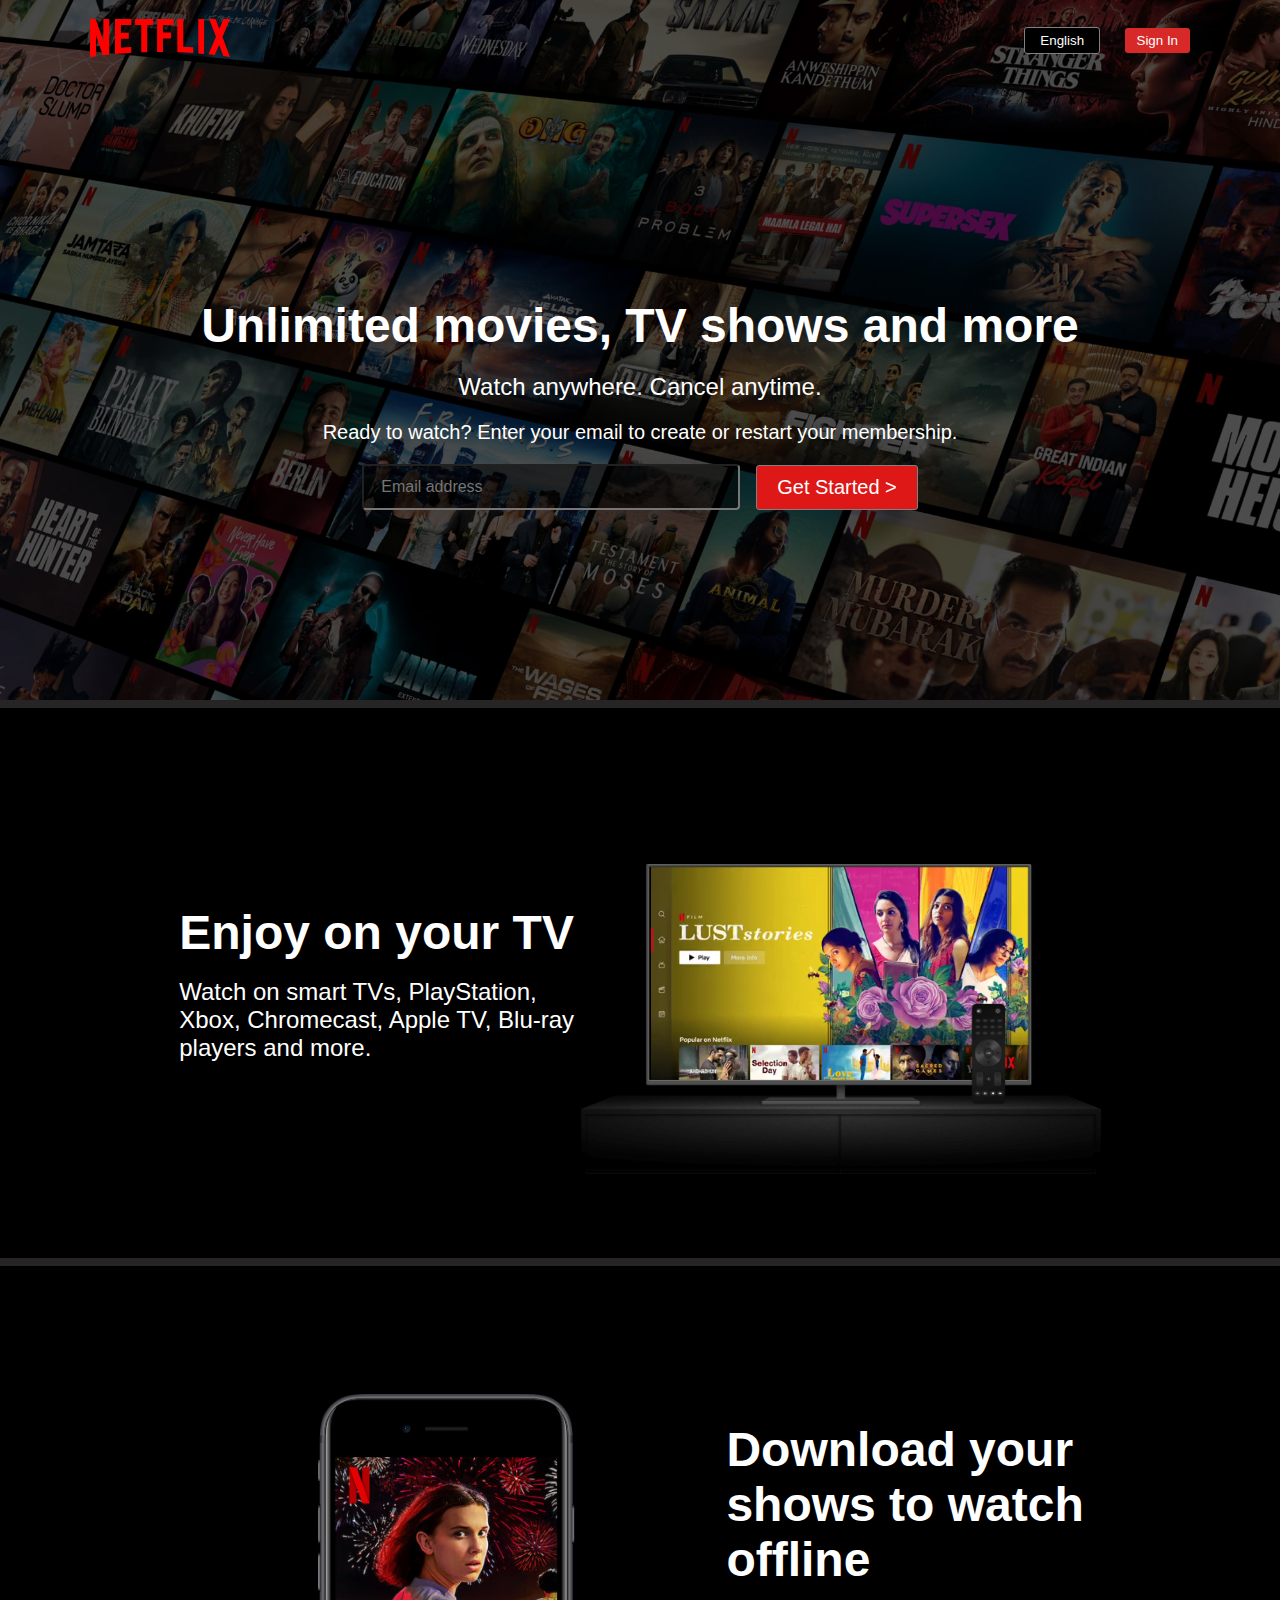
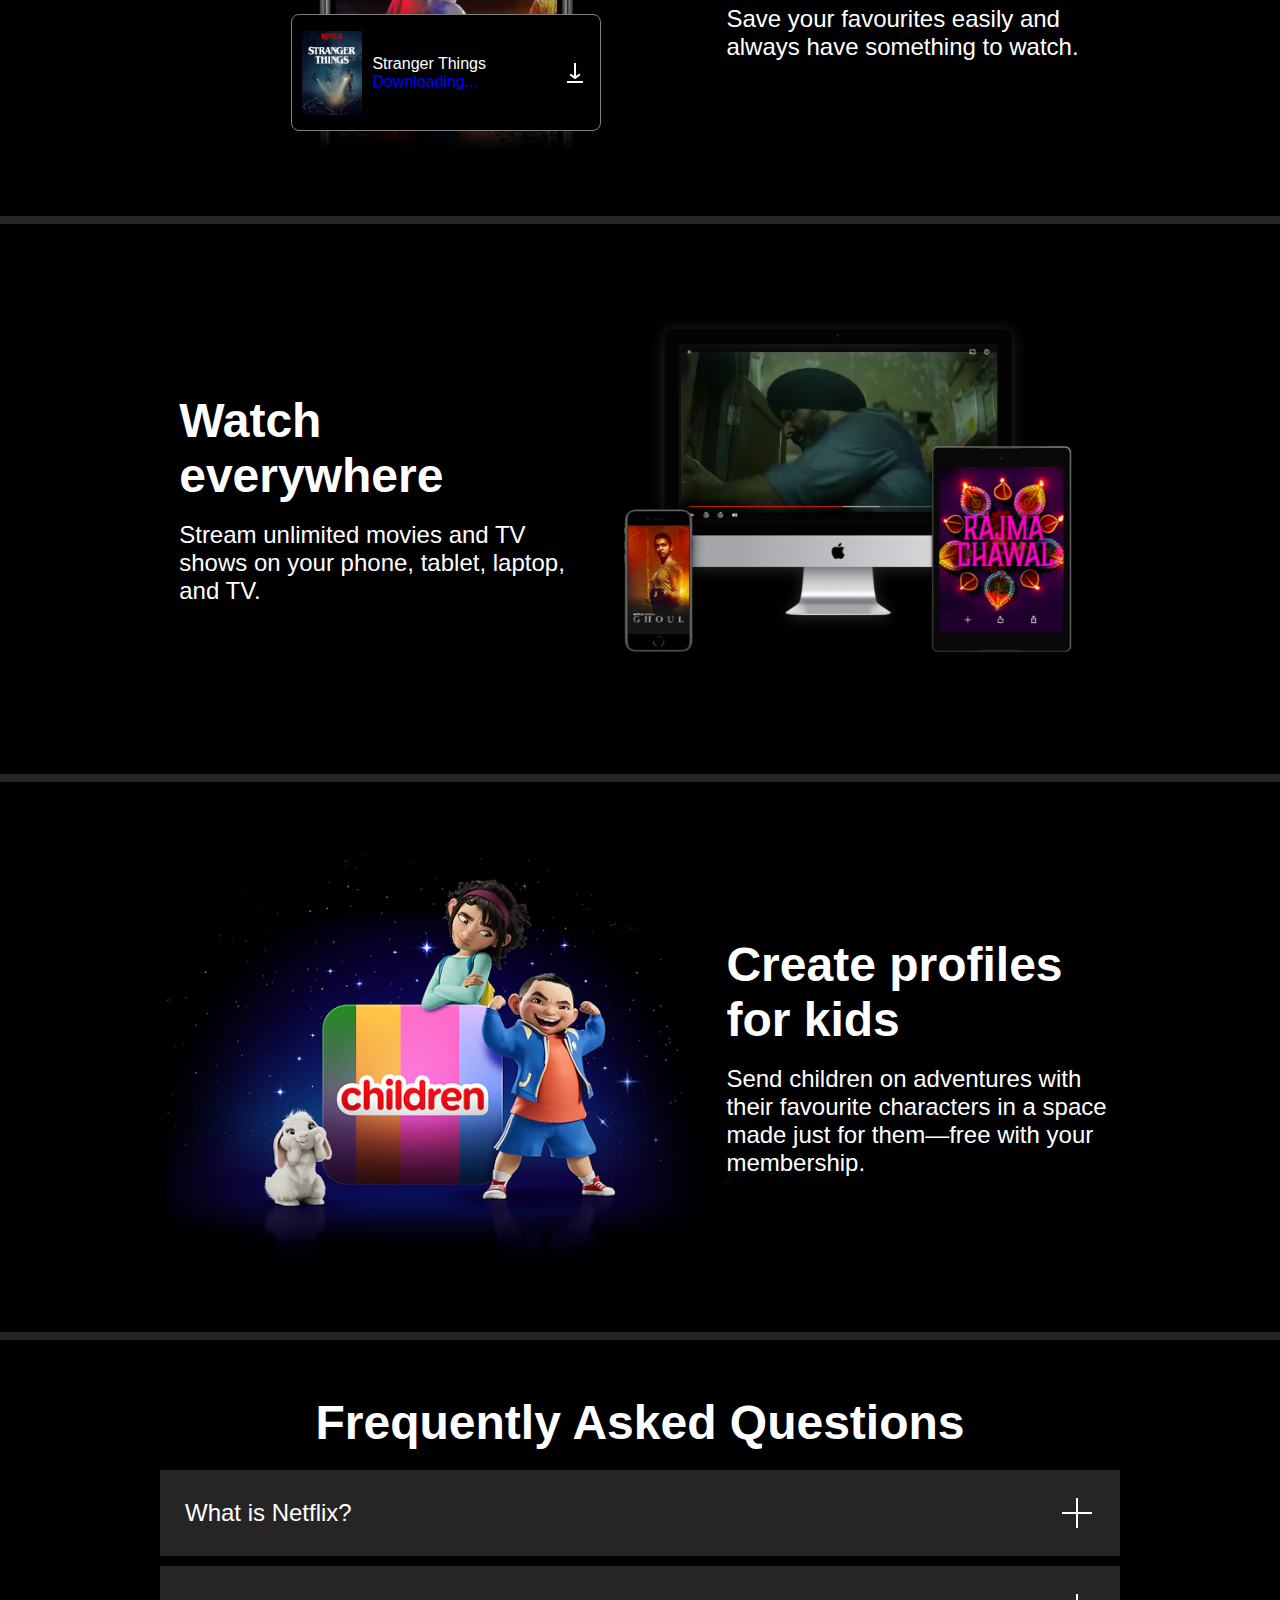
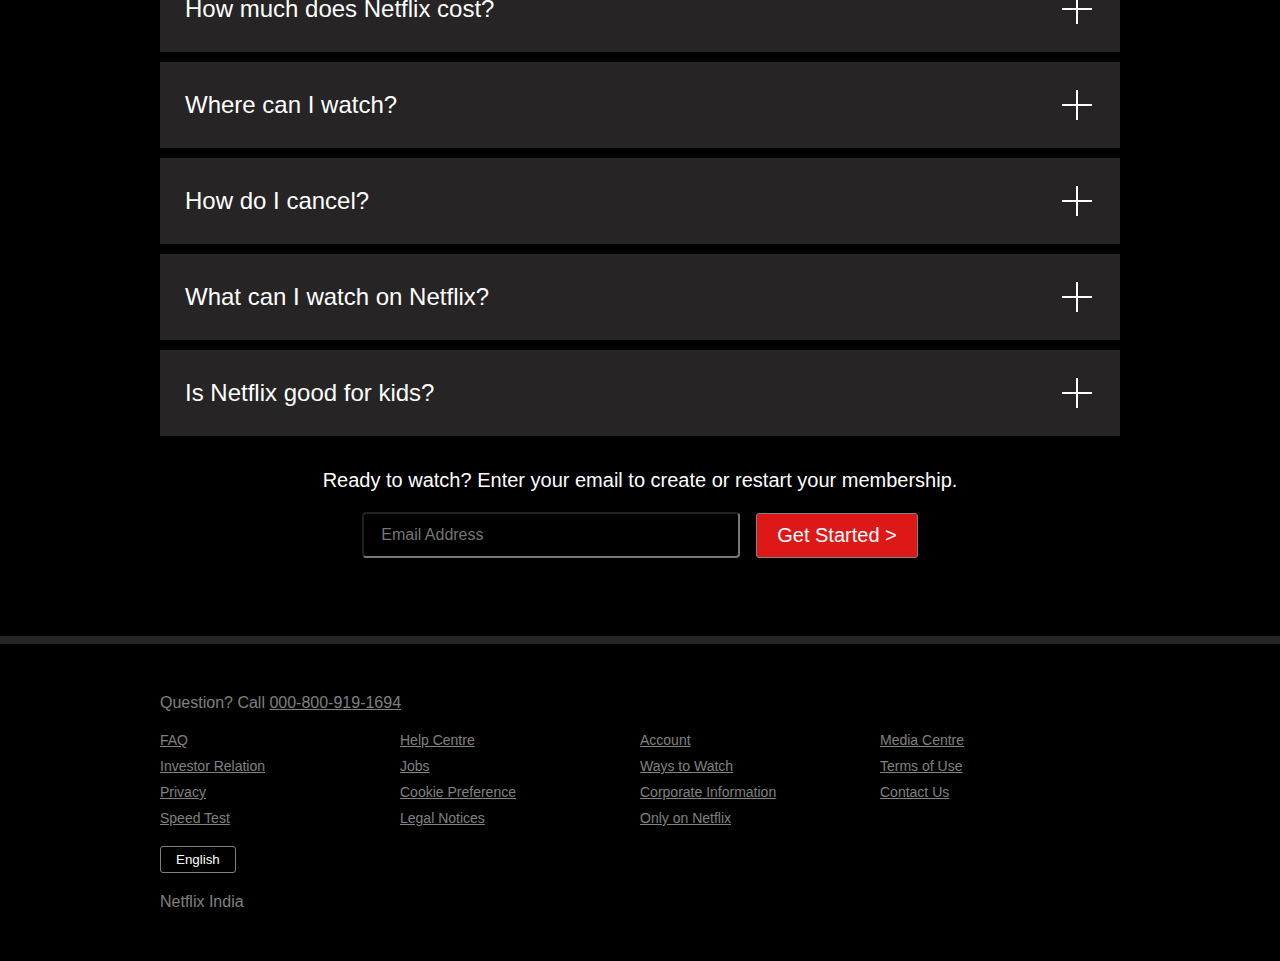
<file: index.html>
<!DOCTYPE html>
<html lang="en">

<head>
    <meta charset="UTF-8">
    <meta name="viewport" content="width=device-width, initial-scale=1.0">
    <title>Netflix India - Watch TV Shows Online, Watch Movies Online</title>
    <link rel="stylesheet" href="style.css">
</head>

<body>

    <div class="main">
        <nav>
            <span><img src="logo.svg" alt="logo"></span>
            <div>
                <button class="button ">English</button>
                <button class="button button-red-sign">Sign In</button>
            </div>
        </nav>
        <div class="box"></div>
        <div class="Watch">
            <span class="Head">Unlimited movies, TV shows and more</span>
            <span>Watch anywhere. Cancel anytime.</span>
            <span class="ready-to-watch">Ready to watch? Enter your email to create or restart your membership.</span>
            <div class="Watch-button">
                <input type="text" placeholder="Email address">
                <button class="button button-red">Get Started &gt;</button>
            </div>
        </div>
    </div>

    <div class="line"></div>

    <div class="container">
        <section class="first-third-box">
            <div class="written-side">
                <span class="title">Enjoy on your TV</span>
                <span class="sub-title">Watch on smart TVs, PlayStation, Xbox, Chromecast, Apple TV, Blu-ray players and
                    more.</span>
            </div>
            <div class="box-image">
                <img class="tv-image" src="images/tv.png" alt="tv">
                <video class="tv-video" src="previews/video-tv-in-0819.m4v" autoplay loop muted></video>
            </div>
        </section>
    </div>

    <div class="line"></div>

    <div class="container">
        <section class="second-fourth-box">
            <div class="box-image">
                <img class="phone" src="images/mobile-0819.jpg" alt="tv">
                <div class="phone-description">
                    <img class="stranger-things" src="images/stranger things.png" alt="stranger things">
                    <div class="middle-part">
                    <div>Stranger Things</div>
                    <div>Downloading...</div>
                    </div>
                    <img class="download-icon" src="previews/download-icon.gif" alt="download-icon">
                </div>
            </div>
            <div class="written-side">
                <span class="title">Download your shows to watch offline</span>
                <span class="sub-title">Save your favourites easily and always have something to watch.</span>
            </div>
        </section>
    </div>

    <div class="line"></div>

    <div class="container">
        <section class="first-third-box">
            <div class="written-side">
                <span class="title">Watch everywhere</span>
                <span class="sub-title">Stream unlimited movies and TV shows on your phone, tablet, laptop, and
                    TV.</span>
            </div>
            <div class="box-image">
                <img class="tv-image" src="images/device-pile-in.png" alt="tv">
                <video class="video-device" src="previews/video-devices-in.m4v" autoplay loop muted></video>
            </div>
        </section>
    </div>

    <div class="line"></div>

    <div class="container">
        <section class="second-fourth-box">
            <div class="box-image">
                <img class="children" src="images/children.png" alt="tv">
            </div>
            <div class="written-side">
                <span class="title">Create profiles for kids</span>
                <span class="sub-title">Send children on adventures with their favourite characters in a space made just
                    for them—free with your membership.</span>
            </div>
        </section>
    </div>

    <div class="line"></div>

    <section class="faq">
        <title>Frequently Asked Questions</title>
        <div class="faq-box">
            <span>What is Netflix?</span>
            <img src="plus.svg" alt="plus">
        </div>
        <div class="faq-box">
            <span>How much does Netflix cost?</span>
            <img src="plus.svg" alt="plus">
        </div>
        <div class="faq-box">
            <span>Where can I watch?</span>
            <img src="plus.svg" alt="plus">
        </div>
        <div class="faq-box">
            <span>How do I cancel?</span>
            <img src="plus.svg" alt="plus">
        </div>
        <div class="faq-box">
            <span>What can I watch on Netflix?</span>
            <img src="plus.svg" alt="plus">
        </div>
        <div class="faq-box">
            <span>Is Netflix good for kids?</span>
            <img src="plus.svg" alt="plus">
        </div>
        <div class="Watch">
            <span class="ready-to-watch">Ready to watch? Enter your email to create or restart your membership.</span>
            <div class="Watch-button">
                <input type="text" placeholder="Email Address">
                <button class="button button-red">Get Started &gt;</button>
            </div>
        </div>
    </section>

    <div class="line"></div>

    <footer>
        <div class="question">Question? Call <a href="">000-800-919-1694</a></div>
        <div class="footer">
        <div class="footer-item">
            <a href="faq">FAQ</a>
            <a href="Investor Relation">Investor Relation</a>
            <a href="Privacy">Privacy</a>
            <a href="Speed Test">Speed Test</a>
        </div>
        <div class="footer-item">
            <a href="Help Centre">Help Centre</a>
            <a href="Jobs">Jobs</a>
            <a href="Cookie Preference">Cookie Preference</a>
            <a href="Legal Notices">Legal Notices</a>
        </div>
        <div class="footer-item">
            <a href="Account">Account</a>
            <a href="Ways to Watch">Ways to Watch</a>
            <a href="Corporate Information">Corporate Information</a>
            <a href="Only on Netflix">Only on Netflix</a>
        </div>
        <div class="footer-item">
            <a href="Media Centre">Media Centre</a>
            <a href="Terms of Use">Terms of Use</a>
            <a href="Contact Us">Contact Us</a>
        </div>
    </div>
    <span><button class="button ">English</button></span>
    <div class="last-line">Netflix India</div>
    </footer>
</body>

</html>
</file>
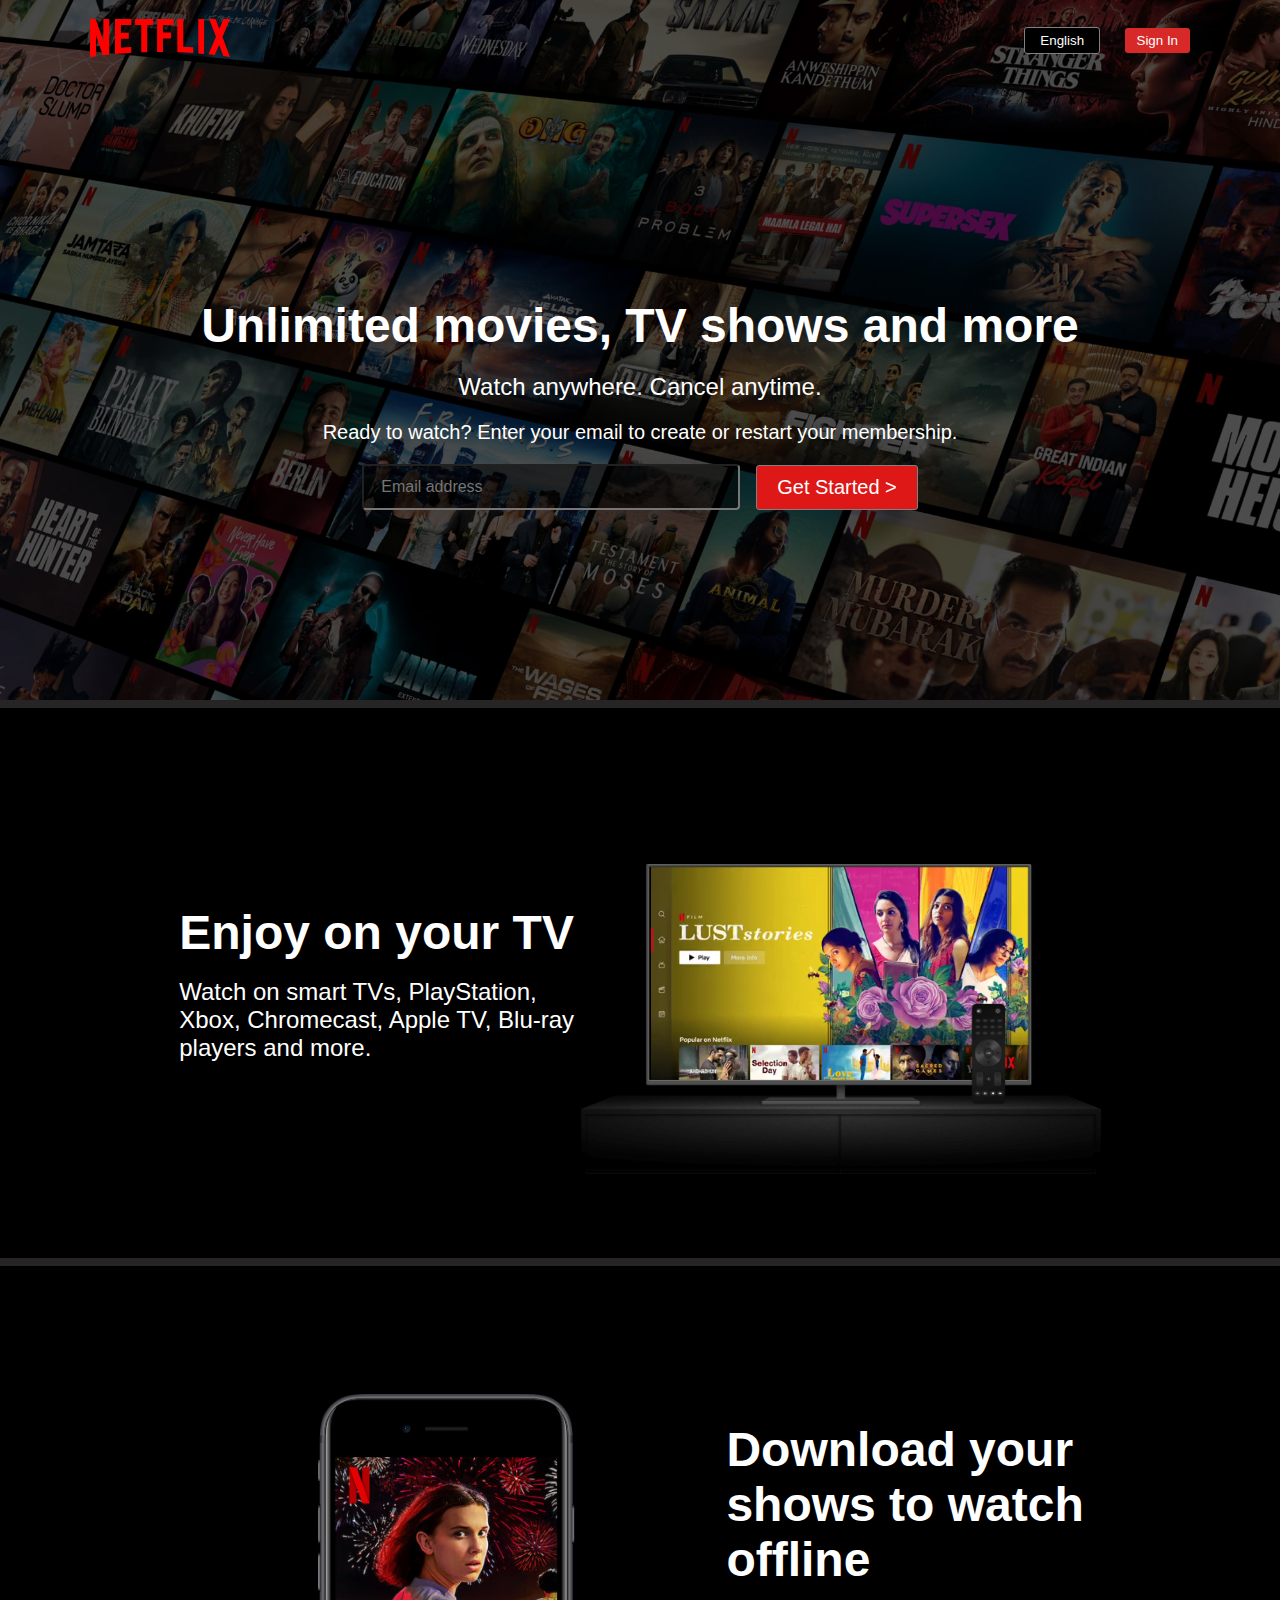
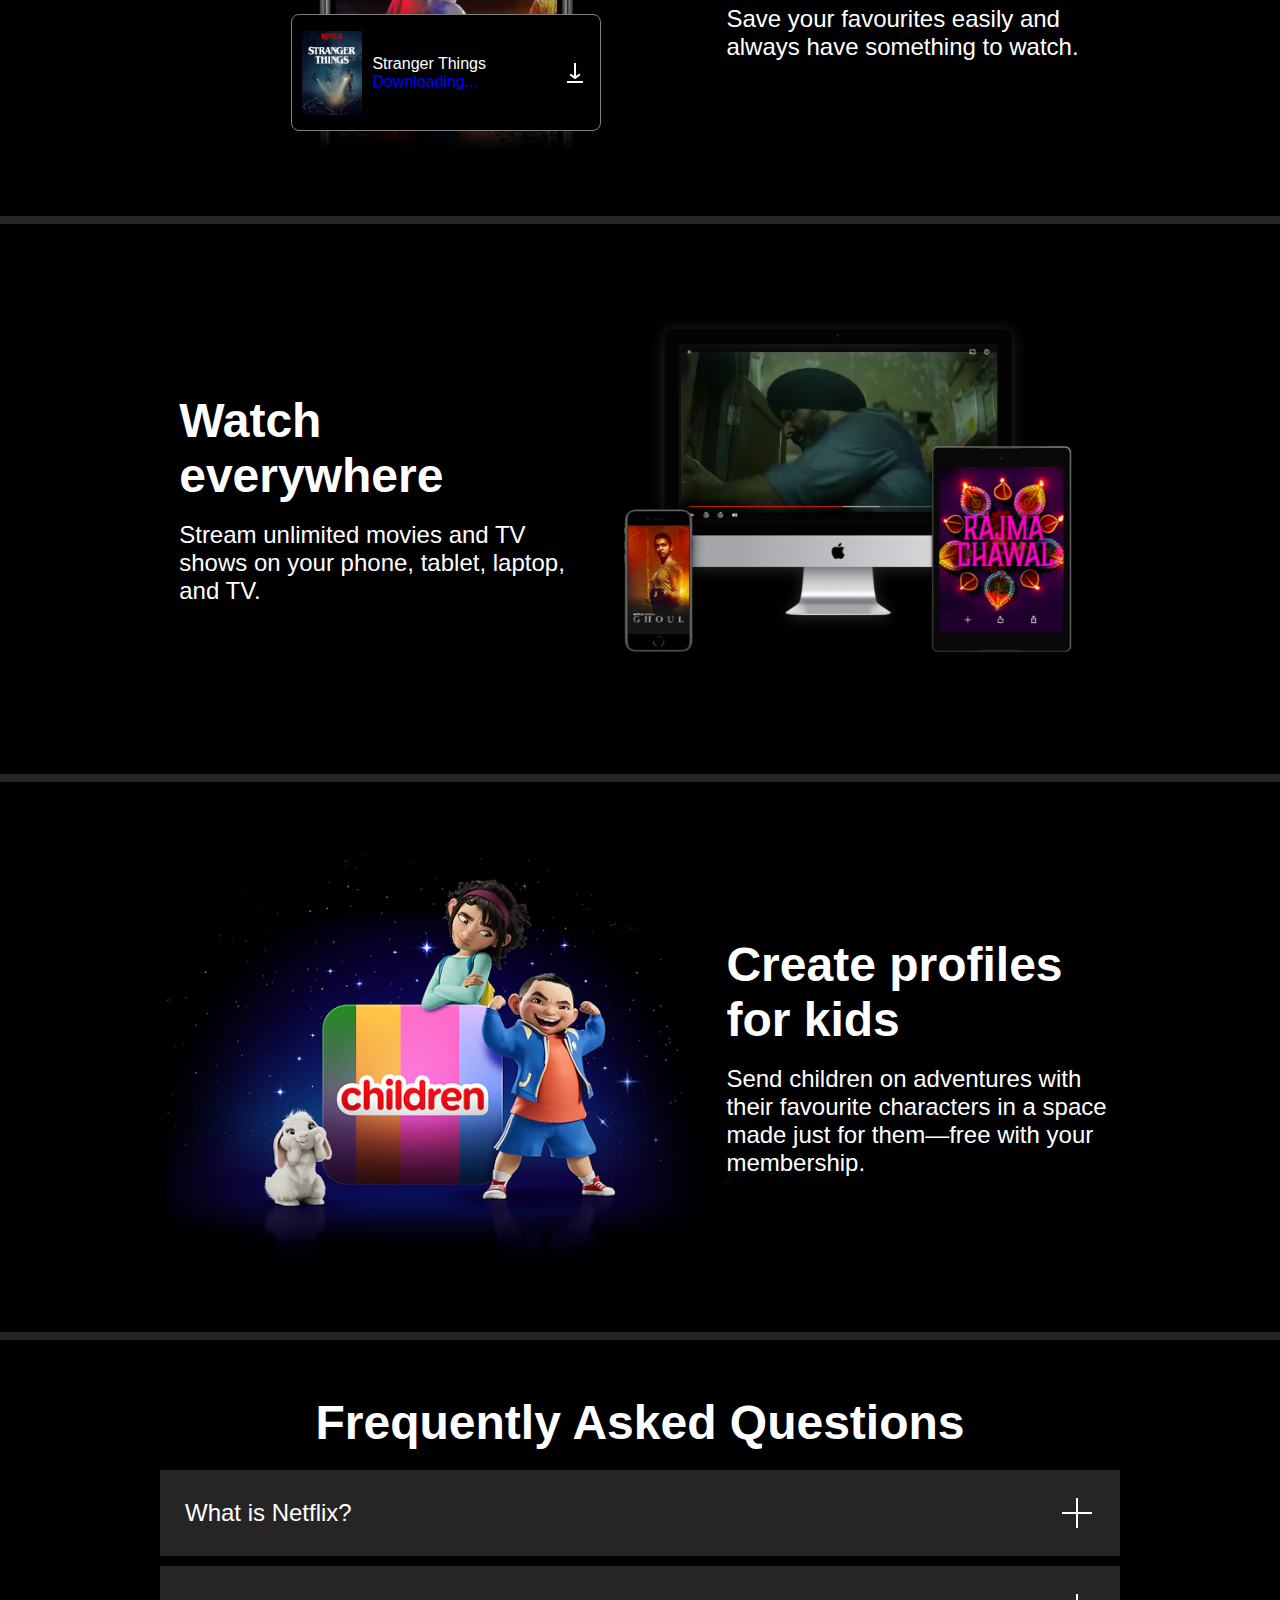
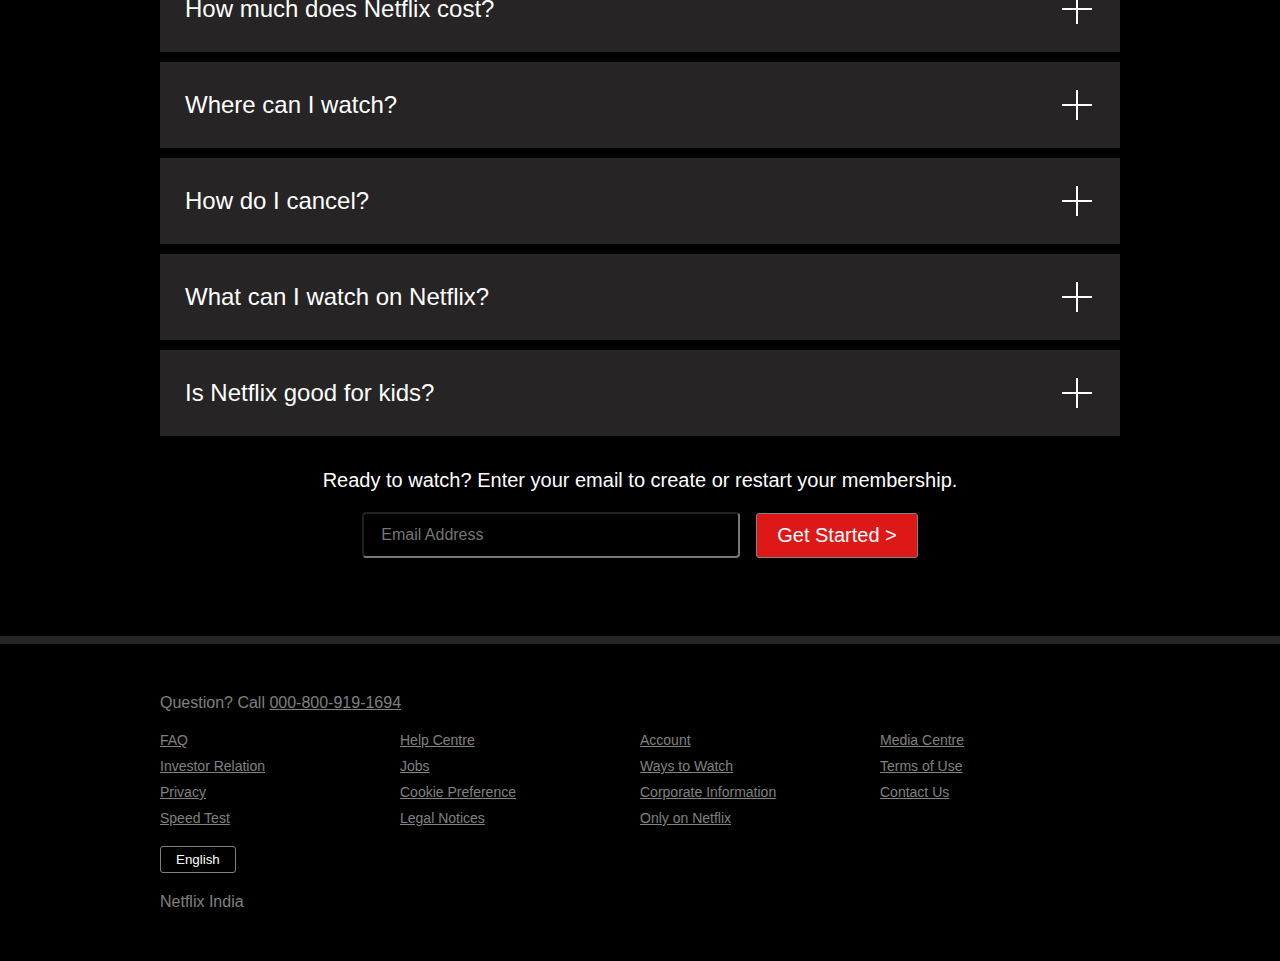
<file: netflix.html>
<!DOCTYPE html>
<html lang="en">

<head>
    <meta charset="UTF-8">
    <meta name="viewport" content="width=device-width, initial-scale=1.0">
    <title>Netflix India - Watch TV Shows Online, Watch Movies Online</title>
    <link rel="stylesheet" href="style.css">
</head>

<body>

    <div class="main">
        <nav>
            <span><img src="logo.svg" alt="logo"></span>
            <div>
                <button class="button ">English</button>
                <button class="button button-red-sign">Sign In</button>
            </div>
        </nav>
        <div class="box"></div>
        <div class="Watch">
            <span class="Head">Unlimited movies, TV shows and more</span>
            <span>Watch anywhere. Cancel anytime.</span>
            <span class="ready-to-watch">Ready to watch? Enter your email to create or restart your membership.</span>
            <div class="Watch-button">
                <input type="text" placeholder="Email address">
                <button class="button button-red">Get Started &gt;</button>
            </div>
        </div>
    </div>

    <div class="line"></div>

    <div class="container">
        <section class="first-third-box">
            <div class="written-side">
                <span class="title">Enjoy on your TV</span>
                <span class="sub-title">Watch on smart TVs, PlayStation, Xbox, Chromecast, Apple TV, Blu-ray players and
                    more.</span>
            </div>
            <div class="box-image">
                <img class="tv-image" src="images/tv.png" alt="tv">
                <video class="tv-video" src="previews/video-tv-in-0819.m4v" autoplay loop muted></video>
            </div>
        </section>
    </div>

    <div class="line"></div>

    <div class="container">
        <section class="second-fourth-box">
            <div class="box-image">
                <img class="phone" src="images/mobile-0819.jpg" alt="tv">
                <div class="phone-description">
                    <img class="stranger-things" src="images/stranger things.png" alt="stranger things">
                    <div class="middle-part">
                    <div>Stranger Things</div>
                    <div>Downloading...</div>
                    </div>
                    <img class="download-icon" src="previews/download-icon.gif" alt="download-icon">
                </div>
            </div>
            <div class="written-side">
                <span class="title">Download your shows to watch offline</span>
                <span class="sub-title">Save your favourites easily and always have something to watch.</span>
            </div>
        </section>
    </div>

    <div class="line"></div>

    <div class="container">
        <section class="first-third-box">
            <div class="written-side">
                <span class="title">Watch everywhere</span>
                <span class="sub-title">Stream unlimited movies and TV shows on your phone, tablet, laptop, and
                    TV.</span>
            </div>
            <div class="box-image">
                <img class="tv-image" src="images/device-pile-in.png" alt="tv">
                <video class="video-device" src="previews/video-devices-in.m4v" autoplay loop muted></video>
            </div>
        </section>
    </div>

    <div class="line"></div>

    <div class="container">
        <section class="second-fourth-box">
            <div class="box-image">
                <img class="children" src="images/children.png" alt="tv">
            </div>
            <div class="written-side">
                <span class="title">Create profiles for kids</span>
                <span class="sub-title">Send children on adventures with their favourite characters in a space made just
                    for them—free with your membership.</span>
            </div>
        </section>
    </div>

    <div class="line"></div>

    <section class="faq">
        <title>Frequently Asked Questions</title>
        <div class="faq-box">
            <span>What is Netflix?</span>
            <img src="plus.svg" alt="plus">
        </div>
        <div class="faq-box">
            <span>How much does Netflix cost?</span>
            <img src="plus.svg" alt="plus">
        </div>
        <div class="faq-box">
            <span>Where can I watch?</span>
            <img src="plus.svg" alt="plus">
        </div>
        <div class="faq-box">
            <span>How do I cancel?</span>
            <img src="plus.svg" alt="plus">
        </div>
        <div class="faq-box">
            <span>What can I watch on Netflix?</span>
            <img src="plus.svg" alt="plus">
        </div>
        <div class="faq-box">
            <span>Is Netflix good for kids?</span>
            <img src="plus.svg" alt="plus">
        </div>
        <div class="Watch">
            <span class="ready-to-watch">Ready to watch? Enter your email to create or restart your membership.</span>
            <div class="Watch-button">
                <input type="text" placeholder="Email Address">
                <button class="button button-red">Get Started &gt;</button>
            </div>
        </div>
    </section>

    <div class="line"></div>

    <footer>
        <div class="question">Question? Call <a href="">000-800-919-1694</a></div>
        <div class="footer">
        <div class="footer-item">
            <a href="faq">FAQ</a>
            <a href="Investor Relation">Investor Relation</a>
            <a href="Privacy">Privacy</a>
            <a href="Speed Test">Speed Test</a>
        </div>
        <div class="footer-item">
            <a href="Help Centre">Help Centre</a>
            <a href="Jobs">Jobs</a>
            <a href="Cookie Preference">Cookie Preference</a>
            <a href="Legal Notices">Legal Notices</a>
        </div>
        <div class="footer-item">
            <a href="Account">Account</a>
            <a href="Ways to Watch">Ways to Watch</a>
            <a href="Corporate Information">Corporate Information</a>
            <a href="Only on Netflix">Only on Netflix</a>
        </div>
        <div class="footer-item">
            <a href="Media Centre">Media Centre</a>
            <a href="Terms of Use">Terms of Use</a>
            <a href="Contact Us">Contact Us</a>
        </div>
    </div>
    <span><button class="button ">English</button></span>
    <div class="last-line">Netflix India</div>
    </footer>
</body>

</html>
</file>
<file: style.css>
*{
    margin: 0;
    padding: 0;
    box-sizing: border-box;
    font-family: sans-serif;
}
body{
    background-color: black;
}

.main{
    background-image: url("images/background.jpg");
    background-position: left center;
    background-size: 100%;
    background-repeat: no-repeat;
    height: 700px;
    position: relative;
}
.main .box{
    position: absolute;
    top: 0;
    height: 700px;
    width: 100%;
    opacity: 0.60;
    background-color: black;
}
nav{
    padding: 40px 0px;
    max-width: 1100px;
    margin: auto;
    display: flex;
    align-items: center;
    justify-content: space-between;
    height: 52px;
}

nav img{
    color: red;
    width: 140px;
    position: relative;
    z-index: 10;
}
nav button{
    position: relative;
    z-index: 10;
}
.Watch{
    color: white;
    position: relative;
    display: flex;
    flex-direction: column;
    justify-content: center;
    align-items: center;
    height: calc(100% - 52px);
    gap: 20px;
    padding: 23px;
}
.Watch .Head{
    font-weight: 900;
    font-size: 48px;
    text-align: center;
}
.Watch> :nth-child(2){
    font-size: 24px;
    font-weight: 400;
    text-align: center;
}
.Watch .ready-to-watch{
    font-size: 20px;
    font-family: 400;
    text-align: center;
}
.Watch-button{
    display: flex;
    align-items: center;
    gap: 16px;
}
.Watch input{
    background-color: rgba(0, 0, 0, 0.541);
    font-size: 16px;
    padding: 12px 150px 12px 17px;
    font-weight: 400;
    color: white;
    border-radius: 4px;
}
.button{
    padding: 5px 15px;
    font-family: sans-serif;
    background-color: black;
    font-weight: 500;
    color: white;
    border: 0.5px solid gray;
    border-radius: 3px;
    cursor: pointer;
}

.button-red-sign{
    margin-left: 20px; 
    padding: 5px 12px;
    background-color: rgb(216, 41, 41);
    color: white;
    border: none;
    border-radius: 3px;
}
.button-red{
    font-size: 20px;
    padding: 10px 20px;
    background-color: rgb(222, 23, 23);
    color: white;
}
.line{
    border-bottom: 8px solid rgba(158, 147, 147, 0.242);
}
.container{
    height: 550px;
    display: flex;
    justify-content: center;
    align-items: center;
}
.first-third-box{
    display: flex;
    justify-content: center;
    max-width: 72vw;
    margin: auto;
    color: white;
    align-items: center;
}

@media screen and (max-width: 1100px){
    .container{
        height: 600px;
    }
    .first-third-box{
        text-align: center;
        flex-wrap: wrap;
        margin-bottom: 20px;
    }
    .written-side .title{
        font-size: 32px;
    }
    .written-side .sub-title{
        font-size: 18px;
    }
    .second-fourth-box{
        text-align: center;
        flex-wrap: wrap-reverse;
    }
}

.box-image{
    position: relative;
}
.box-image .tv-image{
    width: 520px;
    position: relative;
    z-index: 10;
}
.box-image .tv-video{
    width: 380px;
    position: absolute;
    top: 80px;
    left: 70px;
}
.written-side{
    display: flex;
    flex-direction: column;
}
.title{
    font-size: 48px;
    font-weight: 900;
    margin-bottom: 18px;
}
.sub-title{
    font-size: 24px;
    font-weight: 400;
}
.box-image .video-device{
    position: absolute;
    width: 320px;
    top: 40px;
    right: 100px;
}
.second-fourth-box{
    display: flex;
    justify-content: center;
    max-width: 74vw;
    margin: auto;
    color: white;
    align-items: center;
}
.phone{
    width: 560px;
    display: flex;
    position: relative;
}
.phone-description{
    background-color: black;
    position: absolute;
    display: flex;
    align-items: center;
    max-width: 310px;
    margin: auto;
    height: 13vh;
    border: 1px solid gray;
    border-radius: 8px;
    bottom: 20px;
    left: 125px;
}
.stranger-things{
    width: 60px;
    margin: 10px;
}
.phone-description .middle-part{
    display: flex;
    flex-direction: column;
    width: 400px;
}
.middle-part :nth-child(2){
    color: blue;
}
.download-icon{
    width: 60px;
    padding-left: 10px;
}
.children{
    width: 560px;
    display: flex;
}
.faq{
    padding: 55px;
}

.faq title{
    display: flex;
    justify-content: center;
    font-size: 48px;
    font-weight: 900;
    color: white;
    margin-bottom: 20px;
}
.faq-box span{
    font-size: 24px;
    font-family: sans-serif;
    font-weight: 400;
}
.faq-box{
    cursor: pointer;
    background-color: rgba(158, 147, 147, 0.242);
    max-width: 75vw;
    margin: auto;
    display: flex;
    align-items: center;
    justify-content: space-between;
    color: white;
    padding: 25px;
    margin-bottom: 10px;
    transition: all 0.10s;
}
.faq-box:hover{
    background-color: rgba(128, 128, 128, 0.442);
}
footer{
    color: rgba(255, 255, 255, 0.511);
    max-width: 75vw;
    margin: auto;
    padding-top: 50px;
    padding-bottom: 50px;
}
footer .question{
    padding-bottom: 20px;
}
.question a{
    font-size: 16px;
    color: rgba(255, 255, 255, 0.511);
}
.footer a{
    color: rgba(255, 255, 255, 0.511);
    font-size: 14px;
}
.footer{
    display: grid;
    grid-template-columns: 1fr 1fr 1fr 1fr;
}

@media screen and (max-width: 900px) {
    .main{
        background-size: 1300px;
    }
    .Watch .Head{
        font-size: 36px;
    }
    .Watch-button{
        display: flex;
        flex-direction: column;
        padding: 10px;
    }
    .phone,.children{
      width: 500px; 
    }
    .phone-description{
        max-width: 260px;
    }
    .box-image .tv-image{
        width: 450px;
    }
    .box-image .video-device{
        width: 280px;
    }
    .faq title{
        font-size: 32px;
    }
    .footer{
        display: grid;
        grid-template-columns: 1fr 1fr;
    }
}

.footer-item{
    display: flex;
    flex-direction: column;
    row-gap: 10px;
    margin-bottom: 20px;
}
footer .last-line{
    margin-top: 20px;
}
</file>
